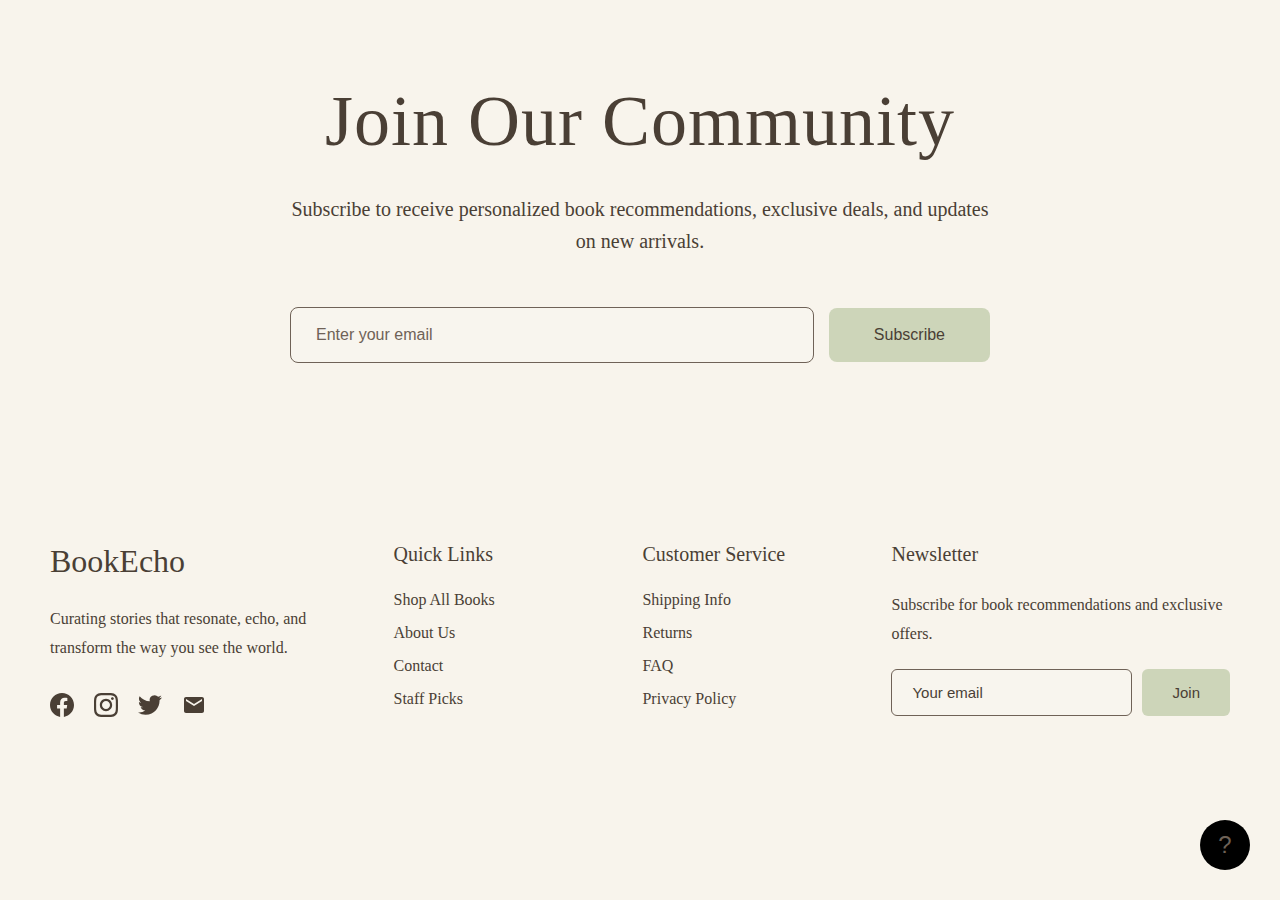
<file: footer.html>
<!DOCTYPE html>
<html lang="en">
<head>
    <meta charset="UTF-8">
    <meta name="viewport" content="width=device-width, initial-scale=1.0">
    <title>BookEcho - Join Our Community</title>
    <style>
        * {
            margin: 0;
            padding: 0;
            box-sizing: border-box;
        }

        body {
            font-family: 'Georgia', serif;
            background: #F8F4EC;
            color: #4A3F35;
            min-height: 50vh;
        }
        

        .hero-section {
            text-align: center;
            padding: 80px 20px 120px;
               
        }

        .hero-section h1 {
            font-size: 72px;
            font-weight: 400;
            margin-bottom: 30px;
            letter-spacing: 1px;
        }

        .hero-section p {
            font-size: 20px;
            color:#4A3F35;
            max-width: 700px;
            margin: 0 auto 50px;
            line-height: 1.6;
        }

        .email-form {
            display: flex;
            gap: 15px;
            justify-content: center;
            align-items: center;
            flex-wrap: wrap;
            max-width: 700px;
            margin: 0 auto;
        }

        .email-input {
            flex: 1;
            min-width: 300px;
            padding: 18px 25px;
            font-size: 16px;
            background: rgba(255, 255, 255, 0.1);
            border: 1px solid #6F6257;
            border-radius: 8px;
            color:#6F6257;
            outline: none;
        }

        .email-input::placeholder {
            color: #6F6257
        }

        .subscribe-btn {
            padding: 18px 45px;
            font-size: 16px;
            background: rgba(200, 210, 180, 0.9);
            color: #4A3F35;
            border: none;
            border-radius: 8px;
            cursor: pointer;
            font-weight: 500;
            transition: background 0.3s;
        }

        .subscribe-btn:hover {
            background: rgba(200, 210, 180, 1);
        }

        footer {
            padding: 60px 50px 40px;
            display: grid;
            grid-template-columns: 1.5fr 1fr 1fr 1.5fr;
            gap: 60px;
            max-width: 1400px;
            margin: 0 auto;
        }

        .footer-column h2 {
            font-size: 32px;
            font-weight: 400;
            margin-bottom: 25px;
        }

        .footer-column h3 {
            font-size: 20px;
            font-weight: 500;
            margin-bottom: 25px;
        }

        .footer-column p {
            color: #4A3F35;
            line-height: 1.8;
            font-size: 16px;
        }

        .footer-column a {
            display: block;
            color: #4A3F35;
            text-decoration: none;
            margin-bottom: 15px;
            font-size: 16px;
            transition: color 0.3s;
        }

        .footer-column a:hover {
            color: #fff;
        }

        .social-icons {
            display: flex;
            gap: 20px;
            margin-top: 30px;
        }

        .social-icons a {
            display: inline-block;
            margin: 0;
        }

        .social-icons svg {
            width: 24px;
            height: 24px;
            fill:#4A3F35;
            transition: fill 0.3s;
        }

        .social-icons a:hover svg {
            fill: #fff;
        }

        .newsletter-form {
            display: flex;
            gap: 10px;
            margin-top: 20px;
        }

        .newsletter-input {
            flex: 1;
            padding: 14px 20px;
            font-size: 15px;
            background: rgba(255, 255, 255, 0.1);
            border: 1px solid #6F6257;
            border-radius: 6px;
            color: #4A3F35;
            outline: none;
        }

        .newsletter-input::placeholder {
            color: #4A3F35;
        }

        .join-btn {
            padding: 14px 30px;
            font-size: 15px;
            background: rgba(200, 210, 180, 0.9);
            color: #4A3F35;
            border: none;
            border-radius: 6px;
            cursor: pointer;
            font-weight: 500;
            transition: background-color 0.3s;
        }

        .join-btn:hover {
            background-color: rgba(200, 210, 180, 1);
        }

        .help-button {
            position: fixed;
            bottom: 30px;
            right: 30px;
            width: 50px;
            height: 50px;
            background: #000;
            border-radius: 50%;
            border: none;
            cursor: pointer;
            display: flex;
            align-items: center;
            justify-content: center;
            color:#6F6257;
            font-size: 24px;
            font-weight: 500;
            transition: transform 0.3s;
        }

        .help-button:hover {
            transform: scale(1.1);
        }

        @media (max-width: 1024px) {
            footer {
                grid-template-columns: 1fr 1fr;
                gap: 40px;
            }
        }

        @media (max-width: 768px) {
            .hero-section h1 {
                font-size: 48px;
            }

            footer {
                grid-template-columns: 1fr;
                gap: 40px;
            }

            .email-form {
                flex-direction: column;
            }

            .email-input {
                width: 100%;
            }
        }
    </style>
</head>
<body>
    <section class="hero-section">
        <h1>Join Our Community</h1>
        <p>Subscribe to receive personalized book recommendations, exclusive deals, and updates on new arrivals.</p>
        <form class="email-form" >
            <input type="email" class="email-input" placeholder="Enter your email" required>
            <button type="submit" class="subscribe-btn">Subscribe</button>
        </form>
    </section>

    <footer>
        <div class="footer-column">
            <h2>BookEcho</h2>
            <p>Curating stories that resonate, echo, and transform the way you see the world.</p>
            <div class="social-icons">
                <a href="#" aria-label="Facebook">
                    <svg xmlns="http://www.w3.org/2000/svg" viewBox="0 0 24 24">
                        <path d="M24 12.073c0-6.627-5.373-12-12-12s-12 5.373-12 12c0 5.99 4.388 10.954 10.125 11.854v-8.385H7.078v-3.47h3.047V9.43c0-3.007 1.792-4.669 4.533-4.669 1.312 0 2.686.235 2.686.235v2.953H15.83c-1.491 0-1.956.925-1.956 1.874v2.25h3.328l-.532 3.47h-2.796v8.385C19.612 23.027 24 18.062 24 12.073z"/>
                    </svg>
                </a>
                <a href="#" aria-label="Instagram">
                    <svg xmlns="http://www.w3.org/2000/svg" viewBox="0 0 24 24">
                        <path d="M12 2.163c3.204 0 3.584.012 4.85.07 3.252.148 4.771 1.691 4.919 4.919.058 1.265.069 1.645.069 4.849 0 3.205-.012 3.584-.069 4.849-.149 3.225-1.664 4.771-4.919 4.919-1.266.058-1.644.07-4.85.07-3.204 0-3.584-.012-4.849-.07-3.26-.149-4.771-1.699-4.919-4.92-.058-1.265-.07-1.644-.07-4.849 0-3.204.013-3.583.07-4.849.149-3.227 1.664-4.771 4.919-4.919 1.266-.057 1.645-.069 4.849-.069zm0-2.163c-3.259 0-3.667.014-4.947.072-4.358.2-6.78 2.618-6.98 6.98-.059 1.281-.073 1.689-.073 4.948 0 3.259.014 3.668.072 4.948.2 4.358 2.618 6.78 6.98 6.98 1.281.058 1.689.072 4.948.072 3.259 0 3.668-.014 4.948-.072 4.354-.2 6.782-2.618 6.979-6.98.059-1.28.073-1.689.073-4.948 0-3.259-.014-3.667-.072-4.947-.196-4.354-2.617-6.78-6.979-6.98-1.281-.059-1.69-.073-4.949-.073zm0 5.838c-3.403 0-6.162 2.759-6.162 6.162s2.759 6.163 6.162 6.163 6.162-2.759 6.162-6.163c0-3.403-2.759-6.162-6.162-6.162zm0 10.162c-2.209 0-4-1.79-4-4 0-2.209 1.791-4 4-4s4 1.791 4 4c0 2.21-1.791 4-4 4zm6.406-11.845c-.796 0-1.441.645-1.441 1.44s.645 1.44 1.441 1.44c.795 0 1.439-.645 1.439-1.44s-.644-1.44-1.439-1.44z"/>
                    </svg>
                </a>
                <a href="#" aria-label="Twitter">
                    <svg xmlns="http://www.w3.org/2000/svg" viewBox="0 0 24 24">
                        <path d="M23.953 4.57a10 10 0 01-2.825.775 4.958 4.958 0 002.163-2.723c-.951.555-2.005.959-3.127 1.184a4.92 4.92 0 00-8.384 4.482C7.69 8.095 4.067 6.13 1.64 3.162a4.822 4.822 0 00-.666 2.475c0 1.71.87 3.213 2.188 4.096a4.904 4.904 0 01-2.228-.616v.06a4.923 4.923 0 003.946 4.827 4.996 4.996 0 01-2.212.085 4.936 4.936 0 004.604 3.417 9.867 9.867 0 01-6.102 2.105c-.39 0-.779-.023-1.17-.067a13.995 13.995 0 007.557 2.209c9.053 0 13.998-7.496 13.998-13.985 0-.21 0-.42-.015-.63A9.935 9.935 0 0024 4.59z"/>
                    </svg>
                </a>
                <a href="#" aria-label="Email">
                    <svg xmlns="http://www.w3.org/2000/svg" viewBox="0 0 24 24">
                        <path d="M20 4H4c-1.1 0-1.99.9-1.99 2L2 18c0 1.1.9 2 2 2h16c1.1 0 2-.9 2-2V6c0-1.1-.9-2-2-2zm0 4l-8 5-8-5V6l8 5 8-5v2z"/>
                    </svg>
                </a>
            </div>
        </div>

        <div class="footer-column">
            <h3>Quick Links</h3>
            <a href="#">Shop All Books</a>
            <a href="#">About Us</a>
            <a href="#">Contact</a>
            <a href="#">Staff Picks</a>
        </div>

        <div class="footer-column">
            <h3>Customer Service</h3>
            <a href="#">Shipping Info</a>
            <a href="#">Returns</a>
            <a href="#">FAQ</a>
            <a href="#">Privacy Policy</a>
        </div>

        <div class="footer-column">
            <h3>Newsletter</h3>
            <p>Subscribe for book recommendations and exclusive offers.</p>
            <form class="newsletter-form" onsubmit="handleNewsletter(event)">
                <input type="email" class="newsletter-input" placeholder="Your email" required>
                <button type="submit" class="join-btn">Join</button>
            </form>
        </div>
    </footer>

    <button class="help-button" onclick="alert('Help center coming soon!')">?</button>

 
</body>
</html>
</file>
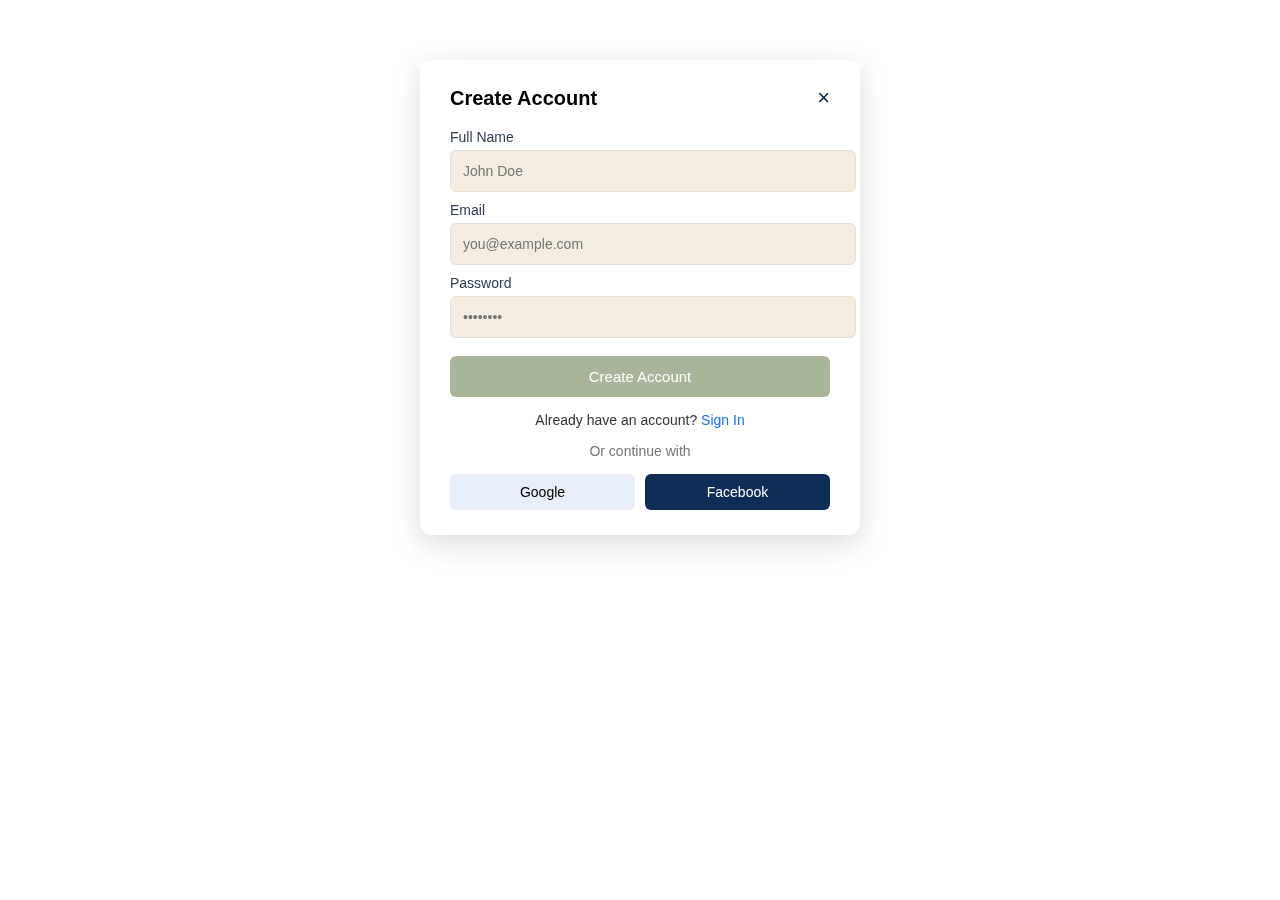
<file: signup.html>
<!DOCTYPE html>
<html lang="en">
<head>
    <meta charset="UTF-8">
    <meta name="viewport" content="width=device-width, initial-scale=1.0">
    <title>Create Account - BookEcho</title>
<style>

body {
  margin: 0;
  font-family: "Inter", sans-serif;
}

.background {
  position: fixed;
  top: 0;
  left: 0;
  width: 100%;
  height: 100%;
  background: url('https://i.imgur.com/XcqR1Zz.jpeg'); 
  background-size: cover;
  background-position: center;
  filter: blur(6px) brightness(0.9);
  z-index: -1;
}


.modal {
  width: 380px;
  margin: 60px auto;
  background: #ffffff;
  padding: 25px 30px;
  border-radius: 12px;
  box-shadow: 0 8px 30px rgba(0,0,0,0.15);
}


.modal-header {
  display: flex;
  justify-content: space-between;
  align-items: center;
  margin-bottom: 18px;
}

.modal-header h2 {
  font-size: 20px;
  font-weight: 600;
  margin: 0;
}

.close {
  cursor: pointer;
  font-size: 22px;
  color: #2c3e50;
}


.form label {
  font-size: 14px;
  margin: 10px 0 5px;
  display: block;
  color: #2c3e50;
}

.form input {
  width: 100%;
  padding: 12px;
  border-radius: 6px;
  border: 1px solid #e4dfd7;
  background: #f3ecdf;
  outline: none;
  font-size: 14px;
}

.create-btn {
  width: 100%;
  margin-top: 18px;
  padding: 12px;
  background: #a9b59a;
  border: none;
  border-radius: 6px;
  font-size: 15px;
  color: #fff;
  cursor: pointer;
}

.create-btn:hover {
  background: #97a686;
}

.signin-text {
  text-align: center;
  margin-top: 15px;
  font-size: 14px;
  color: #333;
}

.signin-text a {
  color: #1a73e8;
  text-decoration: none;
}


.divider {
  text-align: center;
  font-size: 14px;
  margin: 15px 0;
  color: #777;
}


.social-row {
  display: flex;
  gap: 10px;
  margin-top: 10px;
}

.social-btn {
  flex: 1;
  padding: 10px;
  border-radius: 6px;
  font-size: 14px;
  border: none;
  cursor: pointer;
}

.google {
  background: #e7eef7;
  color: #000;
}

.facebook {
  background: #0d2d55;
  color: #fff;
}
a{
  color:#0a2540;
  text-decoration:none;
}

</style>
</head>
<body>


<div class="background"></div>


<div class="modal">
    <div class="modal-header">
        <h2>Create Account</h2>
        <span class="close"><a href="index.html">&times;</a></span>
    </div>

    <form class="form">

        <label>Full Name</label>
        <input type="text" placeholder="John Doe">

        <label>Email</label>
        <input type="email" placeholder="you@example.com">

        <label>Password</label>
        <input type="password" placeholder="••••••••">

        <button class="create-btn">Create Account</button>
    </form>

    <p class="signin-text">
        Already have an account? <a href="info.html">Sign In</a>
    </p>

    <div class="divider">Or continue with</div>

    <div class="social-row">
        <button class="social-btn google">Google</button>
        <button class="social-btn facebook">Facebook</button>
    </div>
</div>

</body>
</html>
</file>
